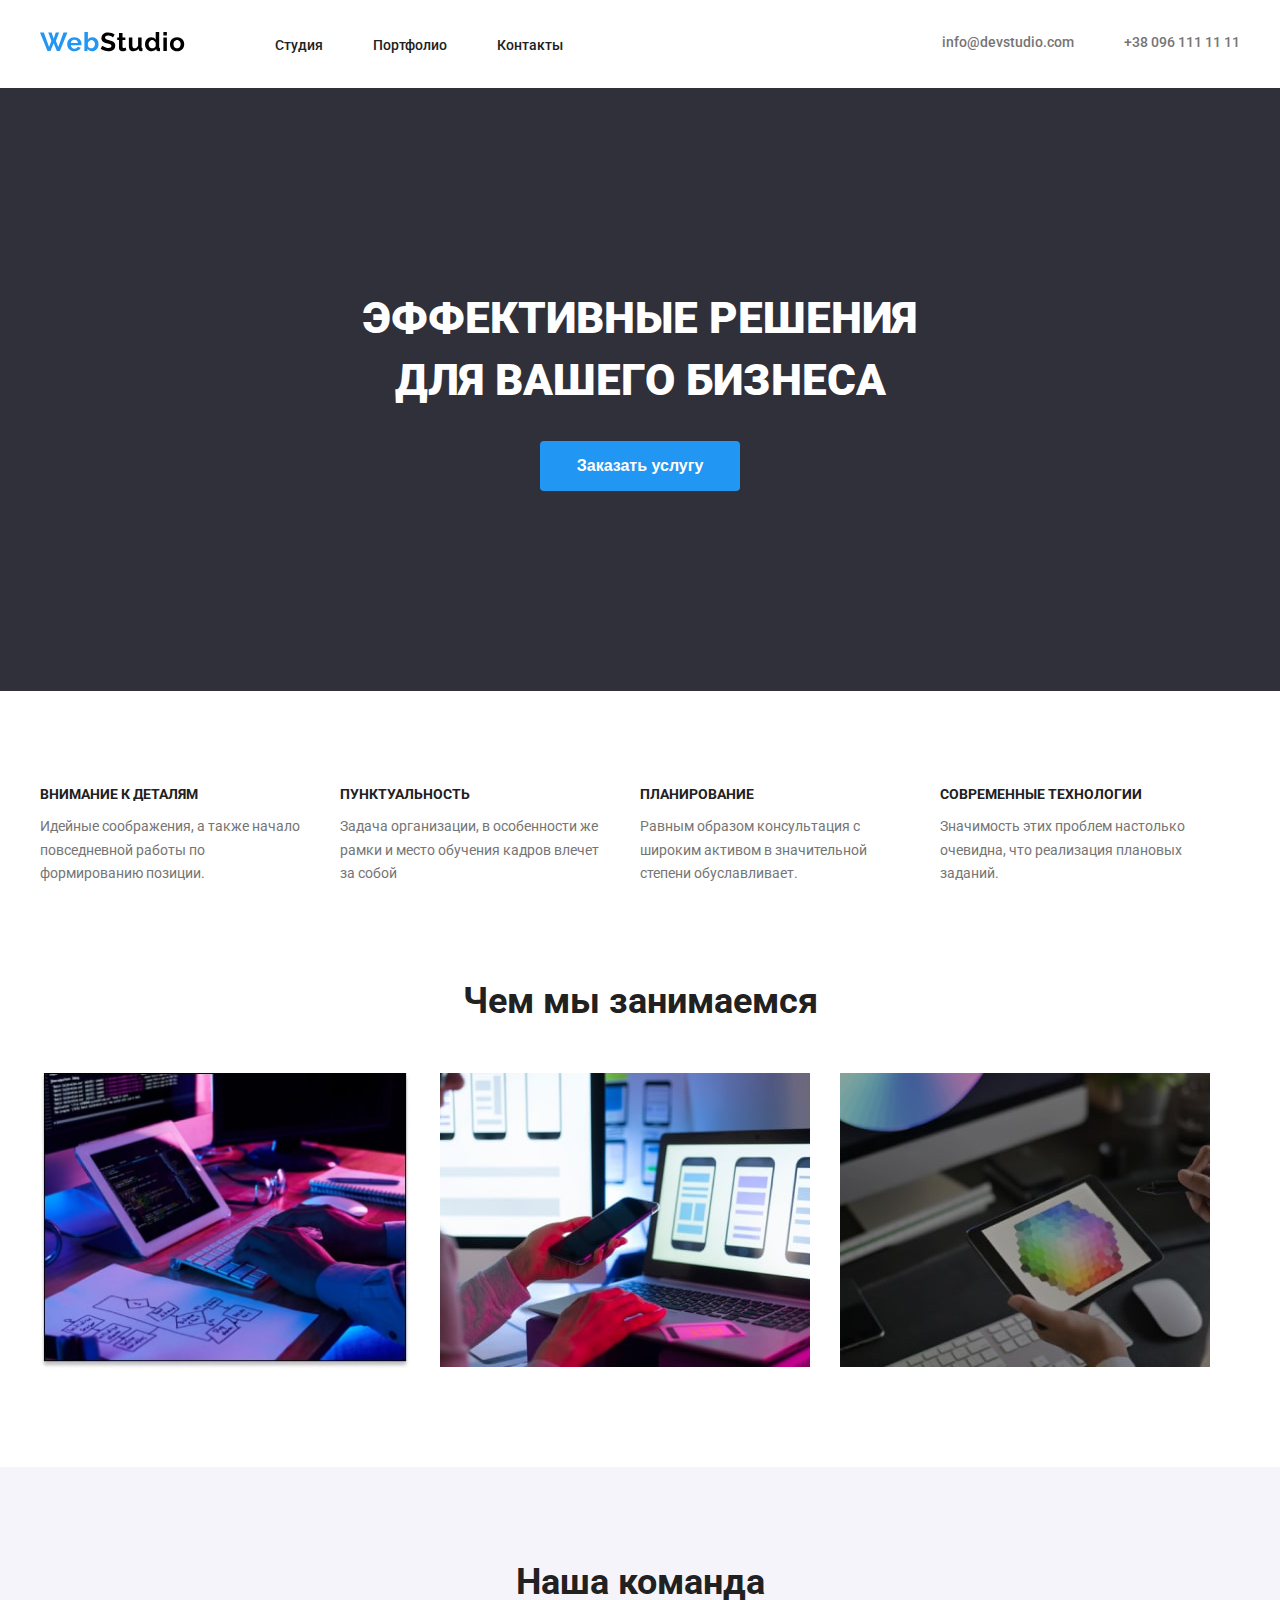
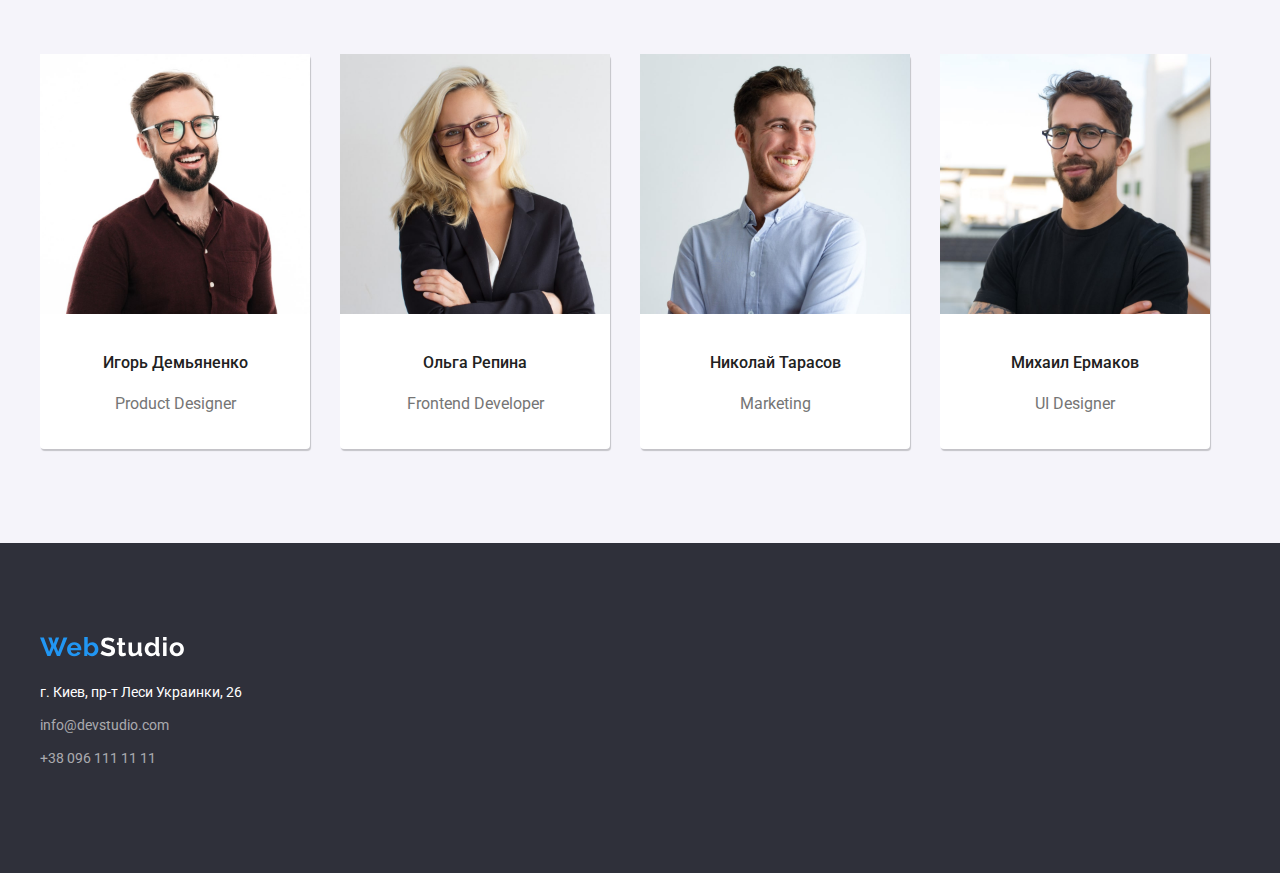
<file: index.html>
<!DOCTYPE html>
<html lang="ru">

<head>
    <meta charset="UTF-8">
    <meta http-equiv="X-UA-Compatible" content="IE=edge">
    <meta name="viewport" content="width=device-width, initial-scale=1.0">
    <title>Document</title>
    <link rel="stylesheet" href="css/style.css">
    <link rel="preconnect" href="https://fonts.googleapis.com">
    <link rel="preconnect" href="https://fonts.gstatic.com" crossorigin>
    <link
        href="https://fonts.googleapis.com/css2?family=Raleway:wght@700&family=Roboto:wght@400;500;700;900&display=swap"
        rel="stylesheet">
    <link rel="stylesheet"
        href="https://cdnjs.cloudflare.com/ajax/libs/modern-normalize/1.0.0/modern-normalize.min.css"
        integrity="sha512-ISS7cAi1PEhQ8jnbJpJZMd29NlhNj4AWYyLOSp2CE/CsHxTCu+r+t0D2yoJudVrd0/8fTVPUVDzY5Tvli75u/g=="
        crossorigin="anonymous" />
</head>

<body>
    <header class="header">
        <div class="container">
            <nav class="header-navigation">
                <a href="" class="header-logo">
                    <img src="./images/logo.svg" alt="Лого сайта"></a>
                <ul class="header-list list">
                    <li class="header-item">
                        <a class="header-link link" href="index.html">Студия</a>
                    </li>
                    <li class="header-item">
                        <a class="header-link link" href="portfolio.html">Портфолио</a>
                    </li>
                    <li class="header-item">
                        <a class="header-link link" href="">Контакты</a>
                    </li>
                </ul>
            </nav>
            <ul class="header-contact list">
                <li class="header-contact-item">
                    <a class="header-mail link" href="mailto:info@devstudio.com">info@devstudio.com</a>
                </li>
                <li class="header-contact-item">
                    <a class="header-tel link" href="tel:+380961111111">+38 096 111 11 11</a>
                </li>
            </ul>
        </div>
    </header>
    <main>
        <section class="hero-one">
            <div class="container">
                <h1 class="hero-one-title">Эффективные решения <br> для вашего бизнеса</h1>
                <button class="hero-one-main-button" type="button">Заказать услугу</button>
            </div>
        </section>
        <section class="hero">
            <div class="container">
                <h2 hidden>Качества компании</h2>
                <ul class="hero-list">
                    <li class="hero-item list">
                        <h3 class="hero-item-title">Внимание к деталям</h3>
                        <p class="hero-item-text">Идейные соображения, а также начало повседневной работы по
                            формированию
                            позиции.</p>
                    </li>
                    <li class="hero-item list">
                        <h3 class="hero-item-title">Пунктуальность</h3>
                        <p class="hero-item-text">Задача организации, в особенности же рамки и место обучения кадров
                            влечет
                            за собой</p>
                    </li>
                    <li class="hero-item list">
                        <h3 class="hero-item-title">Планирование</h3>
                        <p class="hero-item-text">Равным образом консультация с широким активом в значительной степени
                            обуславливает.</p>
                    </li>
                    <li class="hero-item list">
                        <h3 class="hero-item-title">Современные технологии</h3>
                        <p class="hero-item-text">Значимость этих проблем настолько очевидна, что реализация плановых
                            заданий.</p>
                    </li>
                </ul>
            </div>
        </section>
        <section class="about section">
            <div class="container">
                <h2 class="about-name">Чем мы занимаемся</h2>
                <ul class="about-list list">
                    <li class="about-item">
                        <img src="./images/box1.jpg" alt="сайты" width="370">
                    </li>
                    <li class="about-item">
                        <img src="./images/box2.jpg" alt="приложения" width="370">
                    </li>
                    <li class="about-item">
                        <img src="./images/box3.jpg" alt="дизайн" width="370">
                    </li>
                </ul>
            </div>
        </section>
        <section class="team section">
            <div class="container">
                <h2 class="team-title">Наша команда</h2>
                <ul class="team-list list">
                    <li class="team-item">
                        <img src="./images/card1.jpg" alt="Игорь Демьяненко" width="270">
                        <h3 class="team-name">Игорь Демьяненко</h3>
                        <p class="team-work" lang="en"> Product Designer </p>
                    </li>
                    <li class="team-item">
                        <img src="./images/card2.jpg" alt="Ольга Репина" width="270">
                        <h3 class="team-name">Ольга Репина</h3>
                        <p class="team-work" lang="en"> Frontend Developer </p>
                    </li>
                    <li class="team-item">
                        <img src="./images/card3.jpg" alt="Николай Тарасов" width="270">
                        <h3 class="team-name">Николай Тарасов</h3>
                        <p class="team-work" lang="en"> Marketing </p>
                    </li>
                    <li class="team-item">
                        <img src="./images/card4.jpg" alt="Михаил Ермаков" width="270">
                        <h3 class="team-name">Михаил Ермаков</h3>
                        <p class="team-work" lang="en"> UI Designer </p>
                    </li>
                </ul>
            </div>
        </section>
    </main>
    <footer class="contact section">
        <div class="container">
            <a href=""><img src="images/logo2.svg" alt="Лого сайта"></a>
            <address>
                <ul class="contact-list list">
                    <li class="contact-item">
                        <p class="contact-item-adress link"> г. Киев, пр-т Леси Украинки, 26 </p>
                    </li>
                    <li class="contact-item">
                        <a class="contact-item-mail link" href="mailto:info@devstudio.com">info@devstudio.com</a>
                    </li>
                    <li class="contact-item">
                        <a class="contact-item-tel link" href="tel:+380961111111">+38 096 111 11 11</a>
                    </li>
                </ul>
            </address>
        </div>
    </footer>
</body>

</html>
</file>
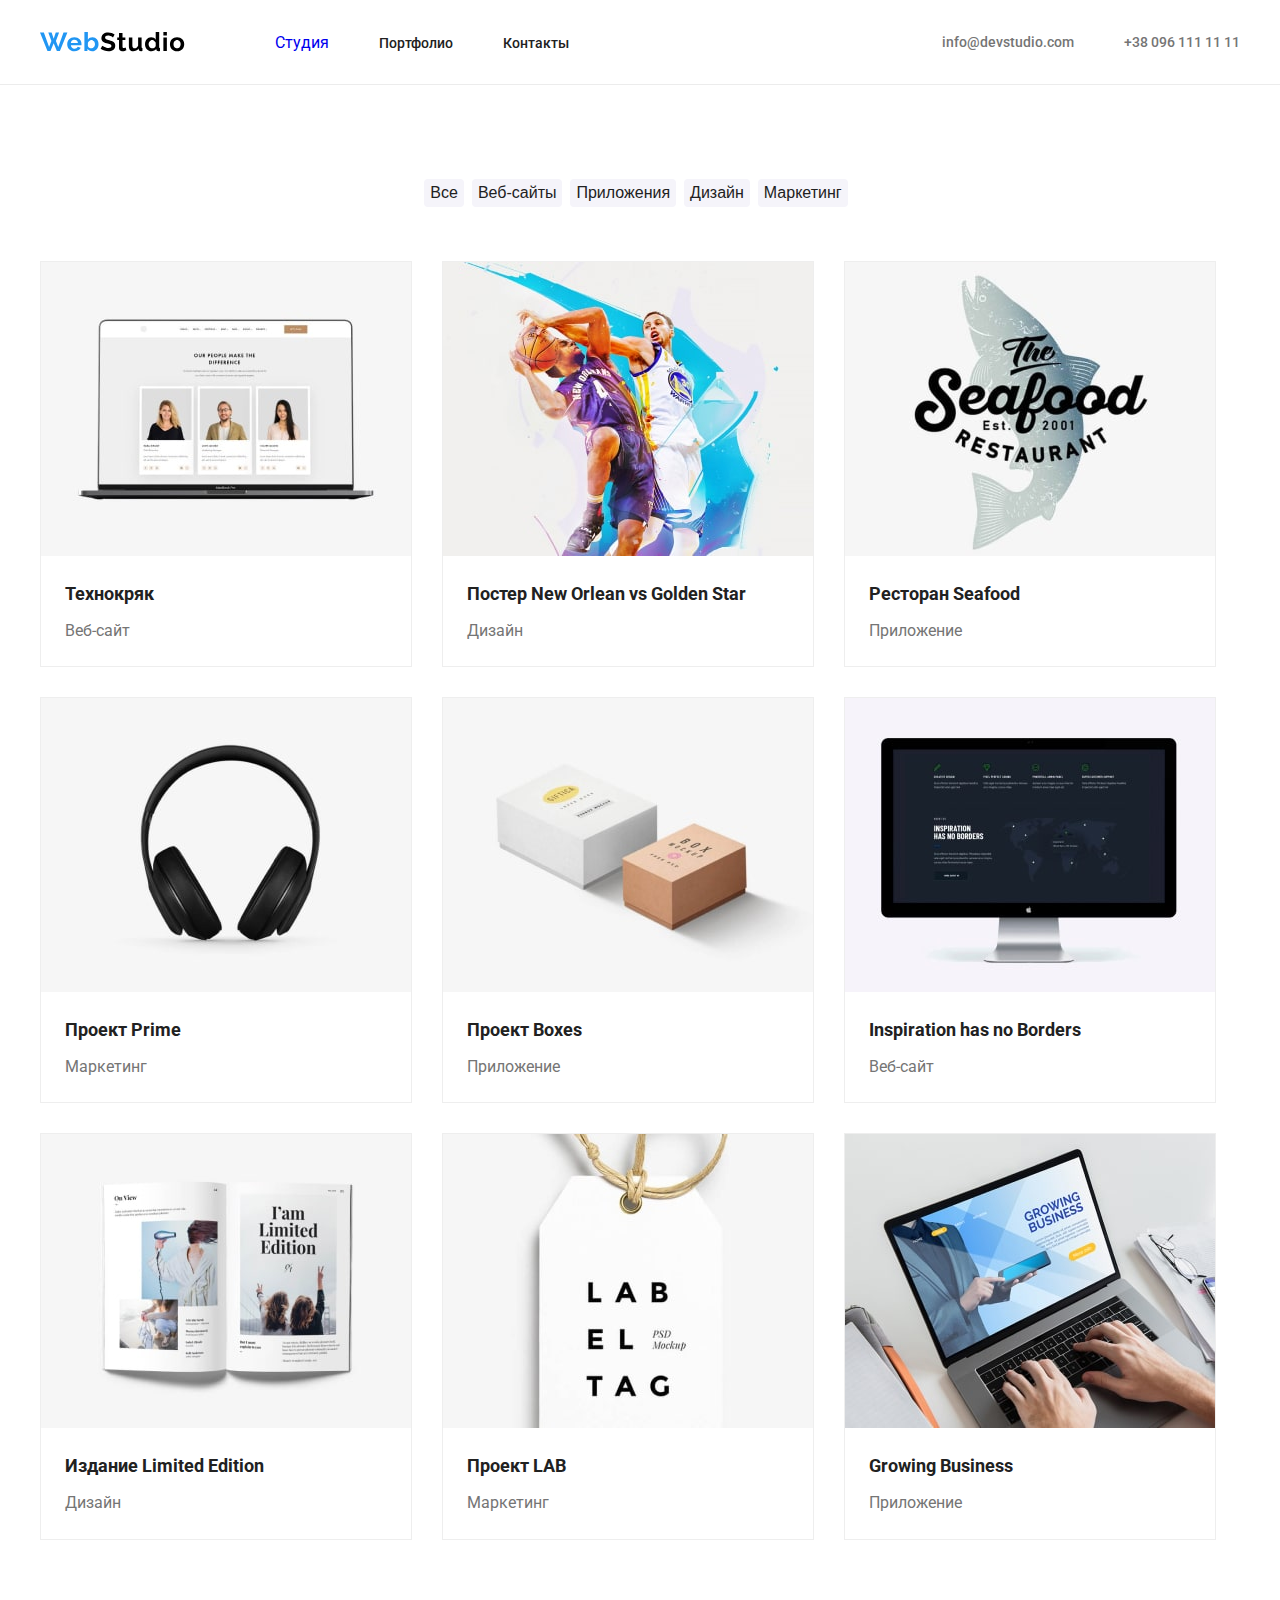
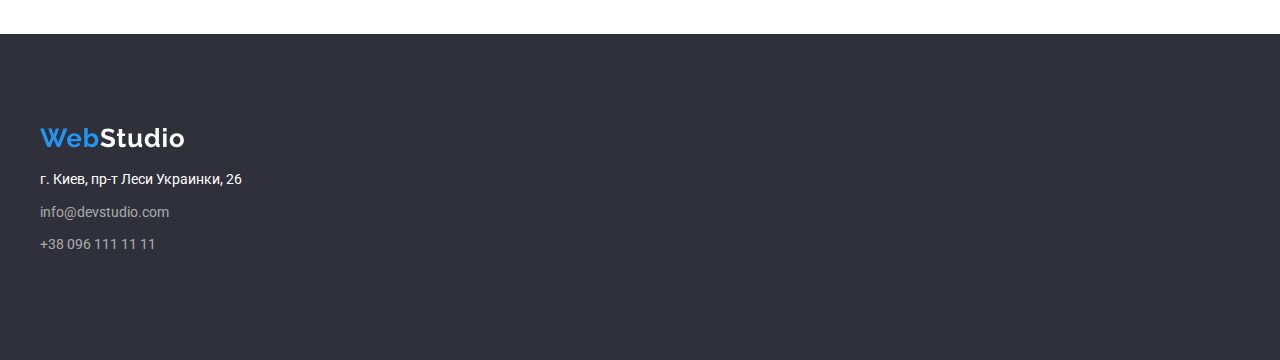
<file: portfolio.html>
<head>
    <meta charset="UTF-8">
    <meta http-equiv="X-UA-Compatible" content="IE=edge">
    <meta name="viewport" content="width=device-width, initial-scale=1.0">
    <title>Document</title>
    <link rel="stylesheet" href="css/style.css">
    <link rel="preconnect" href="https://fonts.googleapis.com">
    <link rel="preconnect" href="https://fonts.gstatic.com" crossorigin>
    <link
        href="https://fonts.googleapis.com/css2?family=Raleway:wght@700&family=Roboto:wght@400;500;700;900&display=swap"
        rel="stylesheet">
    <link rel="stylesheet"
     href="https://cdnjs.cloudflare.com/ajax/libs/modern-normalize/1.0.0/modern-normalize.min.css"
        integrity="sha512-ISS7cAi1PEhQ8jnbJpJZMd29NlhNj4AWYyLOSp2CE/CsHxTCu+r+t0D2yoJudVrd0/8fTVPUVDzY5Tvli75u/g=="
        crossorigin="anonymous" />
    </head>

<body>
    <header class="header header-portfolio">
        <div class="container">
            <nav class="header-navigation ">
                <a href="" class="header-logo">
                    <img src="./images/logo.svg" alt="Лого сайта"></a>
                <ul class="header-list list">
                    <li class="header-item">
                        <a class="header-link-studio link" href="index.html">Студия</a>
                    </li>
                    <li class="header-item">
                        <a class="header-link link" href="">Портфолио</a>
                    </li>
                    <li class="header-item">
                        <a class="header-link link" href="">Контакты</a>
                    </li>
                </ul>
            </nav>
            <ul class="header-contact list">
                <li class="header-contact-item">
                    <a class="header-mail link" href="mailto:info@devstudio.com">info@devstudio.com</a>
                </li>
                <li class="header-contact-item">
                    <a class="header-tel link" href="tel:+380961111111">+38 096 111 11 11</a>
                </li>
            </ul>
        </div>
    </header>
    <section class="menu">
        <div class="container">
            <nav class="menu-navigation">
                <ul class="menu-list list">
                    <li class="menu-item">
                        <button class="menu-link link" type="button"> Все </button>
                    </li>
                    <li class="menu-item">
                        <button class="menu-link link" type="button"> Веб-сайты </button>
                    </li>
                    <li class="menu-item">
                        <button class="menu-link link" type="button"> Приложения </button>
                    </li>
                    <li class="menu-item">
                        <button class="menu-link link" type="button"> Дизайн </button>
                    </li>
                    <li class="menu-item">
                        <button class="menu-link link" type="button"> Маркетинг </button>
                    </li>
                </ul>
            </nav>
        </div>
    </section>
    <section class="gallery">
        <div class="container">
            <nav class="gallery-navigation">
                <h1 hidden> Проекты </h1>
                <ul class="gallery-list list">
                    <li class="gallery-item">
                        <img src="images/portfolio-1.jpg" alt="Веб-сайт" width="370">
                        <h2 class="gallery-name"> Технокряк </h2>
                        <p class="gallery-kind"> Веб-сайт </p>
                    </li>
                    <li class="gallery-item">
                        <img src="images/portfolio-2.jpg" alt="Дизайн" width="370">
                        <h2 class="gallery-name"> Постер New Orlean vs Golden Star </h2>
                        <p class="gallery-kind"> Дизайн </p>
                    </li>
                    <li class="gallery-item">
                        <img src="images/portfolio-3.jpg" alt="Приложение" width="370">
                        <h2 class="gallery-name"> Ресторан Seafood </h2>
                        <p class="gallery-kind"> Приложение </p>
                    </li>
                    <li class="gallery-item">
                        <img src="images/portfolio-4.jpg" alt="Маркетинг" width="370">
                        <h2 class="gallery-name"> Проект Prime </h2>
                        <p class="gallery-kind"> Маркетинг </p>
                    </li>
                    <li class="gallery-item">
                        <img src="images/portfolio-5.jpg" alt="Приложение" width="370">
                        <h2 class="gallery-name"> Проект Boxes </h2>
                        <p class="gallery-kind"> Приложение </p>
                    </li>
                    <li class="gallery-item">
                        <img src="images/portfolio-6.jpg" alt="Веб-сайт" width="370">
                        <h2 class="gallery-name"> Inspiration has no Borders </h2>
                        <p class="gallery-kind"> Веб-сайт </p>
                    </li>
                    <li class="gallery-item">
                        <img src="images/portfolio-7.jpg" alt="Дизайн" width="370">
                        <h2 class="gallery-name"> Издание Limited Edition </h2>
                        <p class="gallery-kind"> Дизайн </p>
                    </li>
                    <li class="gallery-item">
                        <img src="images/portfolio-8.jpg" alt="Маркетинг" width="370">
                        <h2 class="gallery-name"> Проект LAB </h2>
                        <p class="gallery-kind"> Маркетинг </p>
                    </li>
                    <li class="gallery-item">
                        <img src="images/portfolio-9.jpg" alt="Приложение" width="370">
                        <h2 class="gallery-name"> Growing Business </h2>
                        <p class="gallery-kind"> Приложение </p>
                    </li>
                </ul>
            </nav>
        </div>
    </section>
    <footer class="contact section">
        <div class="container">
            <a href=""><img src="images/logo2.svg" alt="Лого сайта"></a>
            <address>
                <ul class="contact-list list">
                    <li class="contact-item">
                        <p class="contact-item-adress link"> г. Киев, пр-т Леси Украинки, 26 </p>
                    </li>
                    <li class="contact-item">
                        <a class="contact-item-mail link" href="mailto:info@devstudio.com">info@devstudio.com</a>
                    </li>
                    <li class="contact-item">
                        <a class="contact-item-tel link" href="tel:+380961111111">+38 096 111 11 11</a>
                    </li>
                </ul>
            </address>
        </div>
    </footer>
</body>

</html>
</file>
<file: css/style.css>
:root {
  --main-title-color: #757575;
  --secondary-title-color: #000000;
  --main-text-color: #212121;
  --secondary-text-color: #ffffff;
  --accent-color: #2196f3;
}
/*-----HEADER------*/
body {
  font-family: Roboto , Raleway;
  margin: 0;
}
p,
h1,
h2,
h3,
h4,
h5,
h6 {
  margin-top: 0;
  margin-bottom: 0;
}
ul {
  margin-top: 0;
  margin-bottom: 0;
  padding-left: 0;
}
.list {
  list-style: none;
}
.link {
  text-decoration: none;
}
.section {
  padding-top: 94px;
  padding-bottom: 94px;
}
.header {
  padding-bottom: 32px;
  padding-top: 32px;
}
.container {
  width: 1200px;
  padding-left: 15px;
  padding-right: 15px;
  margin: 0 auto;
}
.header .container {
  display: flex;
}
.header-logo {
  margin-right: 90px;
}
.header-navigation {
  display: flex;
  align-items: center;
}
.header-list {
  display: flex;
}
.header-item:not(:last-child) {
  margin-right: 50px;
}
.header-mail {
  margin-right: 50px;
}
.header-contact {
  display: flex;
  margin-left: auto;
}
.header-link {
  font-weight: 500;
  font-size: 14px;
  line-height: 1.12;
  letter-spacing: 2%;
  color: var(--main-text-color);
}
.header-item :hover,
.header-item :focus {
  color: var(--accent-color);
}
.header-mail {
  font-weight: 500;
  font-size: 14px;
  line-height: 1.12;
  letter-spacing: 2%;
  color: var(--main-title-color);
}
.header-tel {
  font-weight: 500;
  font-size: 14px;
  line-height: 1.12;
  letter-spacing: 2%;
  color: var(--main-title-color);
}
.header-contact-item :hover,
.header-contact-item :focus {
  color: var(--accent-color);
}
/*----HERO-title----*/
.hero-one {
  padding-top: 200px;
  padding-bottom: 200px;
}
.hero {
  display: flex;
  padding-top: 94px;
}
.hero-one-title {
  font-weight: 900;
  font-size: 44px;
  line-height: 1.4;
  text-align: center;
  text-transform: uppercase;
  letter-spacing: 6%;
  color: var(--secondary-text-color);
  margin-bottom: 30px;
}
.hero-one {
  background-color: #2f303a;
}
.hero-one-main-button {
  width: 200px;
  height: 50px;
  font-weight: 700;
  font-size: 16px;
  line-height: 1.9;
  letter-spacing: 6%;
  color: var(--secondary-text-color);
  background-color: var(--accent-color);
  border: 700px;
  border-radius: 4px;
  display: block;
  margin: 0 auto;
}
/*--------HERO------*/
.hero-list {
  display: flex;
}
.hero-item {
  min-width: 270px;
  margin-right: 30px;
}
.hero-item-title {
  font-weight: 700;
  font-size: 14px;
  line-height: 1.4;
  text-transform: uppercase;
  letter-spacing: 3%;
  margin-bottom: 10px;
  color: var(--main-text-color);
}
.hero-item-text {
  font-weight: 400;
  font-size: 14px;
  line-height: 1.7;
  letter-spacing: 3%;
  color: var(--main-title-color);
}

/*-----ABOUT-----*/

.list {
  list-style-type: style none;
}
.about-list {
  display: flex;
}
.about-item {
  margin-right: 30px;
}
.about-name {
  font-weight: 700;
  font-size: 36px;
  line-height: 1.2;
  letter-spacing: 3%;
  margin-bottom: 50px;
  text-align: center;
  color: var(--main-text-color);
}

/*---------TEAM---------*/

.team {
  background-color: #f5f4fa;
}
.team-title {
  font-weight: 700;
  font-size: 36px;
  line-height: 1.2;
  letter-spacing: 3%;
  margin-bottom: 50px;
  text-align: center;
  color: var(--main-text-color);
}
.team-list {
  display: flex;
}
.team-item {
  margin-right: 30px;
  border: 1px;
  background-color: #ffffff;
  text-align: center;
  box-shadow: 1px 2px 1px 0px rgba(0,0,0, 0.2);
  border-radius: 4px;
}
.team-name {
  margin-top: 30px;
  margin-bottom: 10px;
  font-weight: 500;
  font-size: 16px;
  line-height: 1.9;
  letter-spacing: 3%;
  color: var(--main-text-color);
}
.team-work {
  margin-bottom: 30px;
  font-weight: 400;
  font-size: 16px;
  line-height: 1.9;
  letter-spacing: 3%;
  color: var(--main-title-color);
}
/*-------footer-------*/
.contact {
  background-color: #2f303a;
}
.contact-list {
  margin-top: 20px;
}
.contact-item {
  margin-bottom: 9px;
  font-style: normal;
}
.contact-item-adress {
  font-weight: 400;
  font-size: 14px;
  line-height: 1.7;
  letter-spacing: 3%;
  color: var(--secondary-text-color);
}
.contact-item-mail {
  font-weight: 400;
  font-size: 14px;
  line-height: 1.7;
  letter-spacing: 3%;
  color: rgba(255, 255, 255, 0.6);
}
.contact-item-tel {
  font-weight: 400;
  font-size: 14px;
  line-height: 1.7;
  letter-spacing: 3%;
  color: rgba(255, 255, 255, 0.6);
}

/*-------------PORTFOLIO--------*/
.header-portfolio {
  border-bottom: 1px solid #ececec;
}
.menu-list {
  padding-top: 94px;
  padding-bottom: 20px;
  display: flex;
  margin-bottom: 34px;
  justify-content: center;
}
.menu-link {
  font-weight: 500;
  font-size: 16px;
  line-height: 1.6;
  letter-spacing: 3%;
  padding: 6, 22;
  border: none;
  border-radius: 4px;
  margin-right: 8px;
  color: var(--main-text-color);
  background-color: #f5f4fa;
}
.menu-item :hover,
.menu-item :focus {
  color: var(--secondary-text-color);
  background-color: var(--accent-color);
}
.gallery {
  padding-bottom: 94px;
}
.gallery-list {
  display: flex;
  flex-wrap: wrap;
  margin-left: -30px;
  margin-top: -30px;
}
.gallery-item {
  width: 370px;
  flex-basis: ((100% - 3 * 30px)/3);
  margin-left: 30px;
  margin-top: 30px;
  border: 1px solid #eeeeee;
}
.gallery-name {
  margin-left: 24px;
  margin-top: 20px;
  margin-bottom: 4px;
  font-weight: 700;
  font-size: 18px;
  line-height: 2;
  letter-spacing: 6%;
  color: var(--main-text-color);
}
.gallery-kind {
  margin-left: 24px;
  margin-bottom: 20px;
  font-weight: 400;
  font-size: 16px;
  line-height: 1.9;
  letter-spacing: 3%;
  color: var(--main-title-color);
}
</file>
